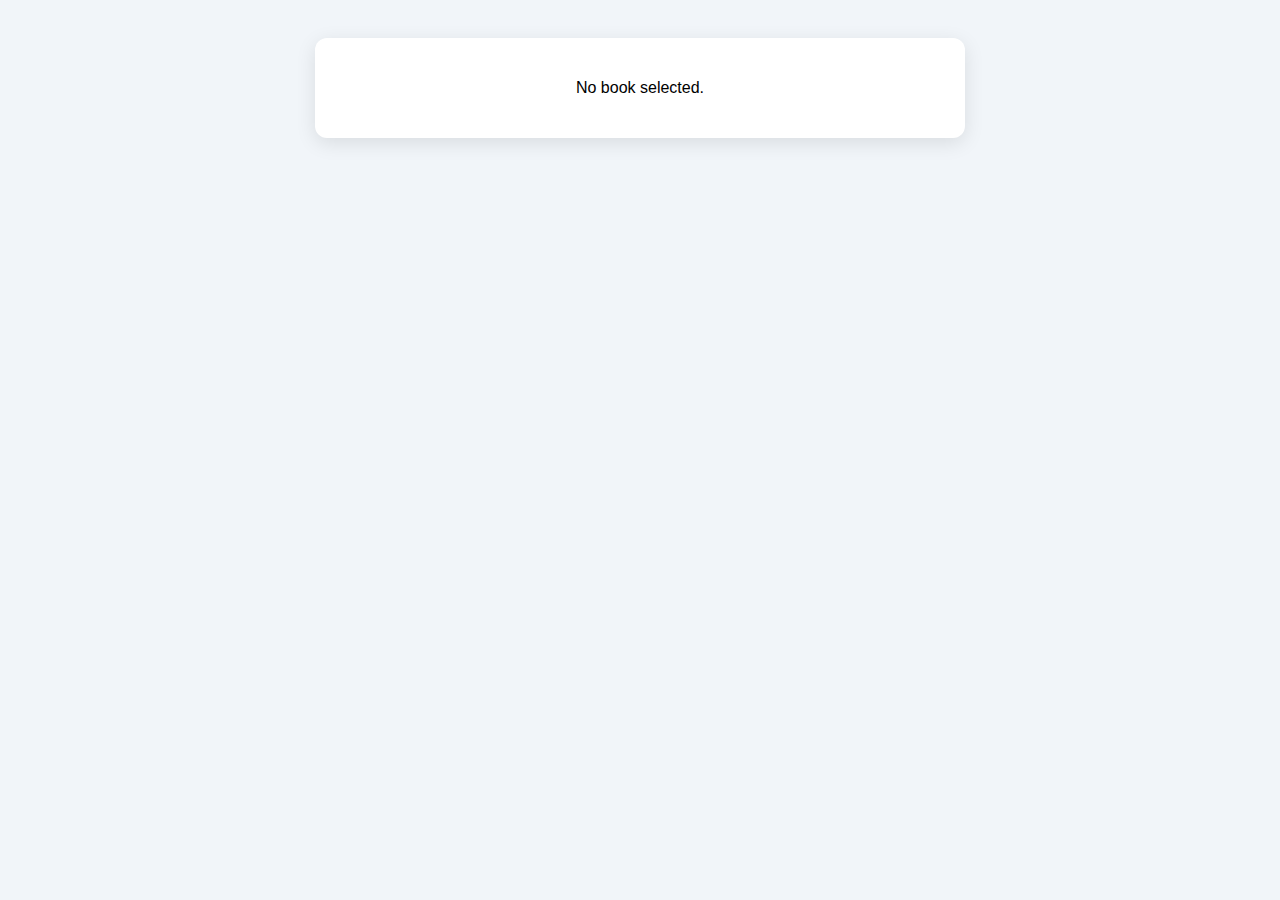
<file: buy.html>
<!DOCTYPE html>
<html lang="en">
<head>
  <meta charset="UTF-8" />
  <title>Order Summary</title>
  <style>
    body {
      font-family: Arial, sans-serif;
      background: #f1f5f9;
      padding: 30px;
    }

    .summary-box {
      background: white;
      padding: 25px;
      max-width: 600px;
      margin: auto;
      border-radius: 12px;
      box-shadow: 0 5px 20px rgba(0,0,0,0.1);
      text-align: center;
    }

    img {
      width: 160px;
      height: 230px;
      object-fit: cover;
      border-radius: 10px;
    }

    .details {
      margin-top: 20px;
    }

    .details h2 {
      margin-bottom: 8px;
    }

    .summary {
      margin-top: 20px;
      font-size: 1.1rem;
    }

    .summary p {
      margin: 5px 0;
    }

    .thanks {
      margin-top: 30px;
      font-size: 1.2rem;
      color: green;
      font-weight: bold;
    }
  </style>
</head>
<body>
  <div class="summary-box" id="summaryBox">
    <h1>Order Summary</h1>
    <img id="bookImg" src="" alt="Book Cover" />
    <div class="details">
      <h2 id="bookTitle">Book Title</h2>
      <p id="bookAuthor">Author Name</p>
    </div>

    <div class="summary">
      <p>Unit Price: $<span id="unitPrice">0.00</span></p>
      <p>Quantity: <span id="qty">1</span></p>
      <p>Total: $<span id="totalPrice">0.00</span></p>
    </div>

    <div class="thanks">Thank you for your purchase! 📚</div>

 <div> <br>  <a href="index.html" class="btn">Go back To book store</a></div>
  </div>


  <script>
    function loadOrder() {
      const bookData = localStorage.getItem("selectedBook");
      if (!bookData) {
        document.getElementById("summaryBox").innerHTML = "<p>No book selected.</p>";
        return;
      }

      const book = JSON.parse(bookData);
      const quantity = localStorage.getItem("bookQuantity") || 1;
      const unitPrice = parseFloat(book.price);
      const total = (unitPrice * quantity).toFixed(2);

      document.getElementById("bookImg").src = book.imgSrc;
      document.getElementById("bookTitle").textContent = book.title;
      document.getElementById("bookAuthor").textContent = book.author;
      document.getElementById("unitPrice").textContent = unitPrice.toFixed(2);
      document.getElementById("qty").textContent = quantity;
      document.getElementById("totalPrice").textContent = total;
    }

    loadOrder();
  </script>
</body>
</html>
</file>
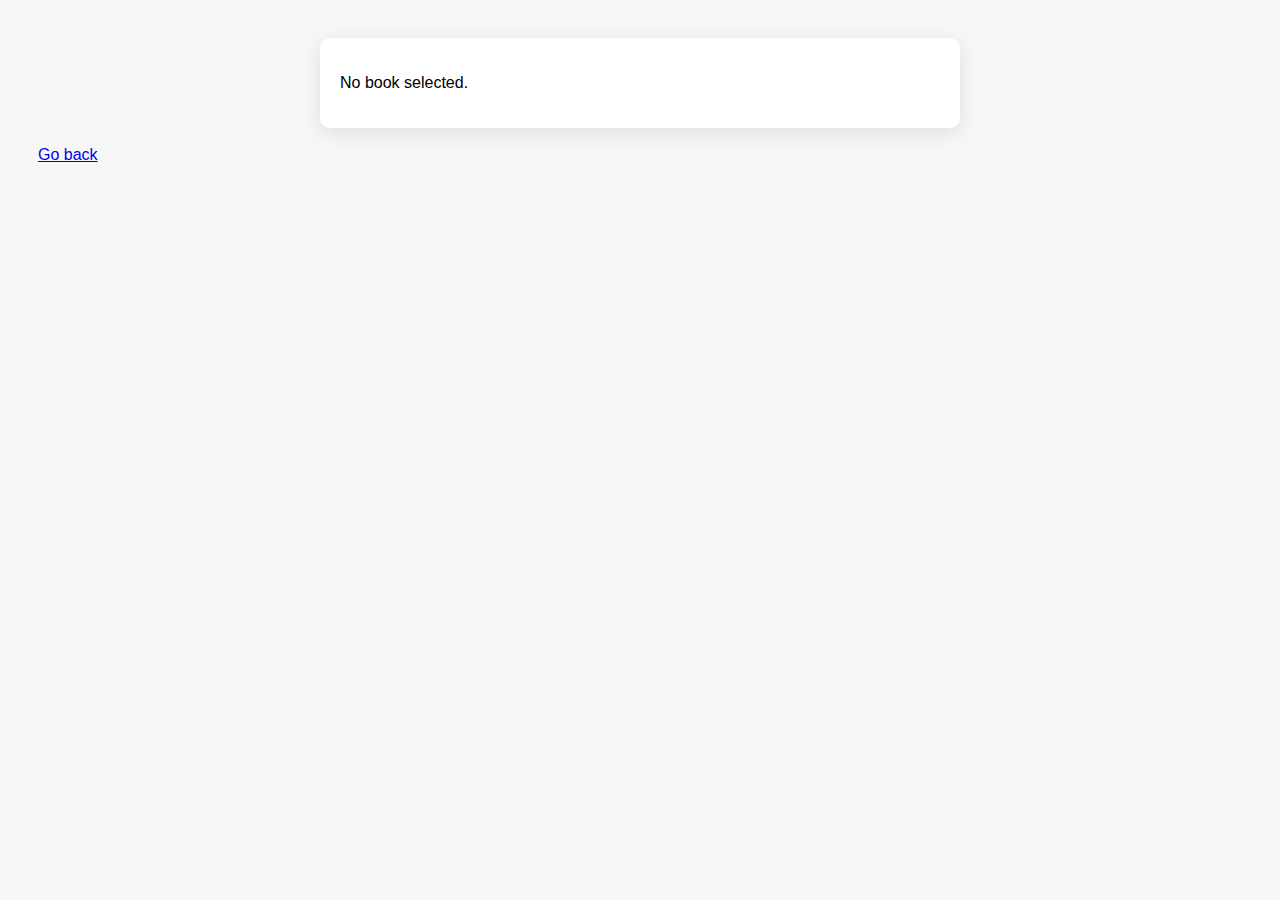
<file: cart.html>
<!DOCTYPE html>
<html lang="en">
<head>
  <meta charset="UTF-8" />
  <title>Cart</title>
  <style>
    body {
      font-family: Arial, sans-serif;
      background: #f7f7f7;
      padding: 30px;
    }

    .cart-box {
      background: white;
      padding: 20px;
      max-width: 600px;
      margin: auto;
      border-radius: 10px;
      box-shadow: 0 5px 20px rgba(0,0,0,0.1);
    }

    img {
      width: 180px;
      height: 250px;
      object-fit: cover;
      border-radius: 10px;
    }

    .info {
      display: flex;
      gap: 20px;
    }

    .details {
      flex: 1;
    }

    .qty-controls {
      margin-top: 10px;
    }

    button {
      padding: 8px 12px;
      margin: 0 5px;
      font-size: 1rem;
      border: none;
      border-radius: 6px;
      cursor: pointer;
    }

    .buy-btn {
      margin-top: 20px;
      background: green;
      color: white;
    }

    .qty-btn {
      background: #ccc;
    }

    .total {
      margin-top: 10px;
      font-weight: bold;
      font-size: 1.2rem;
    }
  </style>
</head>
<body>
  <div class="cart-box" id="cartBox">
    <h2>Your Cart</h2>
    <div class="info">
      <img id="bookImg" src="" alt="Book Image">
      <div class="details">
        <h3 id="bookTitle">Book Title</h3>
        <p id="bookAuthor">Author</p>
        <p>Price: $<span id="unitPrice">0.00</span></p>
        <div class="qty-controls">
          <button class="qty-btn" onclick="decreaseQty()">-</button>
          <span id="qty">1</span>
          <button class="qty-btn" onclick="increaseQty()">+</button>
        </div>
        <p class="total">Total: $<span id="totalPrice">0.00</span></p>
        <button class="buy-btn" onclick="goToBuy()">Proceed to Buy</button>
      </div>
    </div>
  </div>

  <script>
    let quantity = 1;
    let unitPrice = 0;

    function loadBook() {
      const bookData = localStorage.getItem("selectedBook");
      if (!bookData) {
        document.getElementById("cartBox").innerHTML = "<p>No book selected.</p>";
        return;
      }

      const book = JSON.parse(bookData);

      document.getElementById("bookTitle").textContent = book.title;
      document.getElementById("bookAuthor").textContent = book.author;
      document.getElementById("unitPrice").textContent = book.price;
      document.getElementById("bookImg").src = book.imgSrc;

      unitPrice = parseFloat(book.price);
      updateTotal();
    }

    function updateTotal() {
      document.getElementById("qty").textContent = quantity;
      document.getElementById("totalPrice").textContent = (unitPrice * quantity).toFixed(2);
    }

    function increaseQty() {
      quantity++;
      updateTotal();
    }

    function decreaseQty() {
      if (quantity > 1) {
        quantity--;
        updateTotal();
      }
    }

    function goToBuy() {
      window.location.href = "buy.html";
    }

    loadBook();
  </script>

   <div> <br>  <a href="index.html" class="btn">Go back</a></div>
  </div>
</body>
</html>
</file>
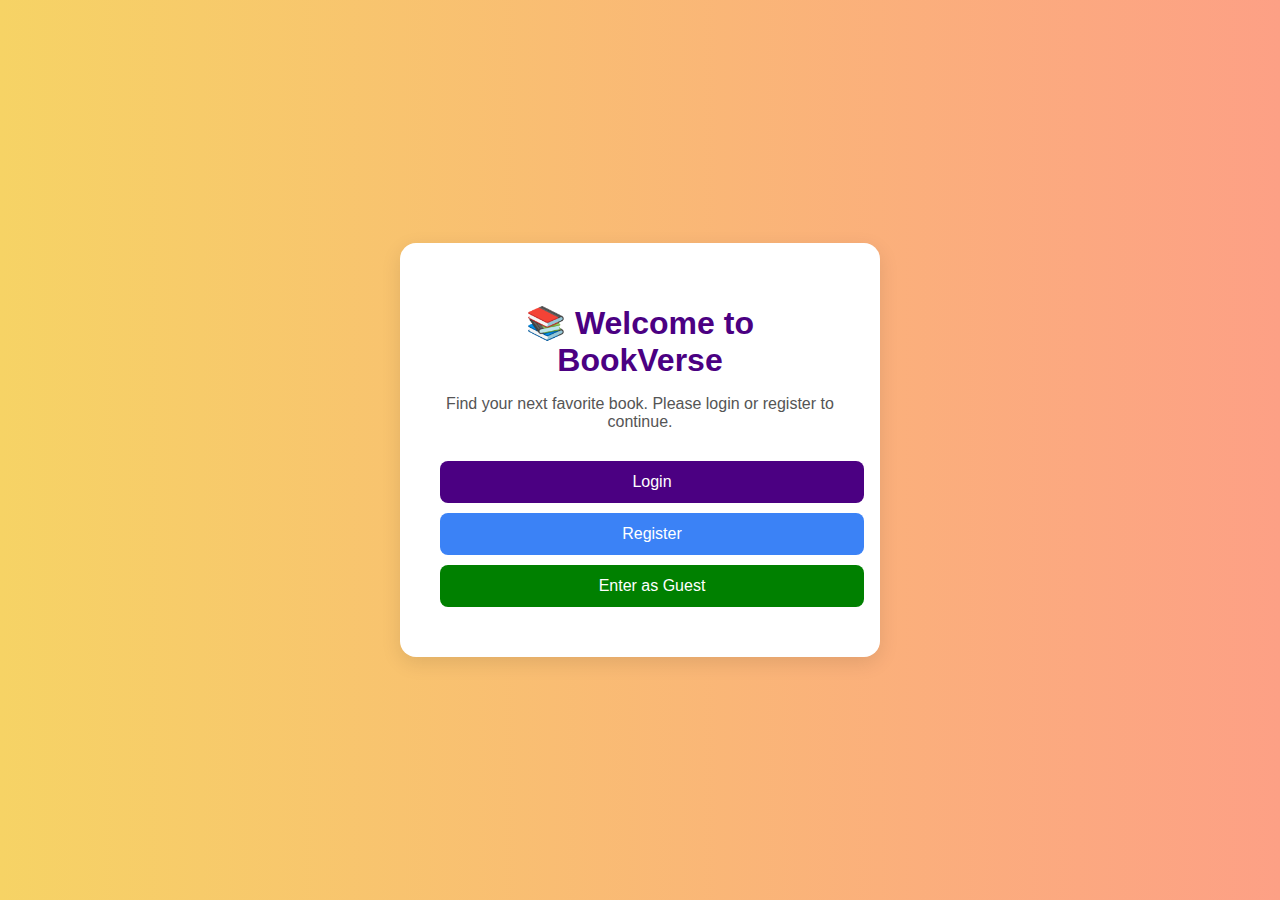
<file: home.html>
<!DOCTYPE html>
<html lang="en">
<head>
  <meta charset="UTF-8" />
  <meta name="viewport" content="width=device-width, initial-scale=1.0"/>
  <title>Online Bookstore | Home</title>
  <style>
    body {
      margin: 0;
      font-family: Arial, sans-serif;
      background: linear-gradient(to right, #f6d365, #fda085);
      display: flex;
      justify-content: center;
      align-items: center;
      height: 100vh;
      color: #333;
    }

    .container {
      background: white;
      padding: 40px;
      border-radius: 16px;
      box-shadow: 0 6px 20px rgba(0,0,0,0.1);
      text-align: center;
      width: 90%;
      max-width: 400px;
    }

    h1 {
      margin-bottom: 10px;
      color: #4b0082;
    }

    p {
      margin-bottom: 30px;
      color: #555;
    }

    .btn {
      display: block;
      width: 100%;
      margin: 10px 0;
      padding: 12px;
      font-size: 1rem;
      background-color: #4b0082;
      color: white;
      border: none;
      border-radius: 8px;
      cursor: pointer;
      transition: background 0.3s ease;
      text-decoration: none;
    }

    .btn:hover {
      background-color: #371063;
    }

    .btn.secondary {
      background-color: #3b82f6;
    }

    .btn.secondary:hover {
      background-color: #2563eb;
    }
  </style>
</head>
<body>
  <div class="container">
    <h1>📚 Welcome to BookVerse</h1>
    <p>Find your next favorite book. Please login or register to continue.</p>

    <a href="login.html" class="btn">Login</a>
    <a href="register.html" class="btn secondary">Register</a>
    <a href="index.html" class="btn" style="background-color: green;">Enter as Guest</a>
  </div>
</body>
</html>
</file>
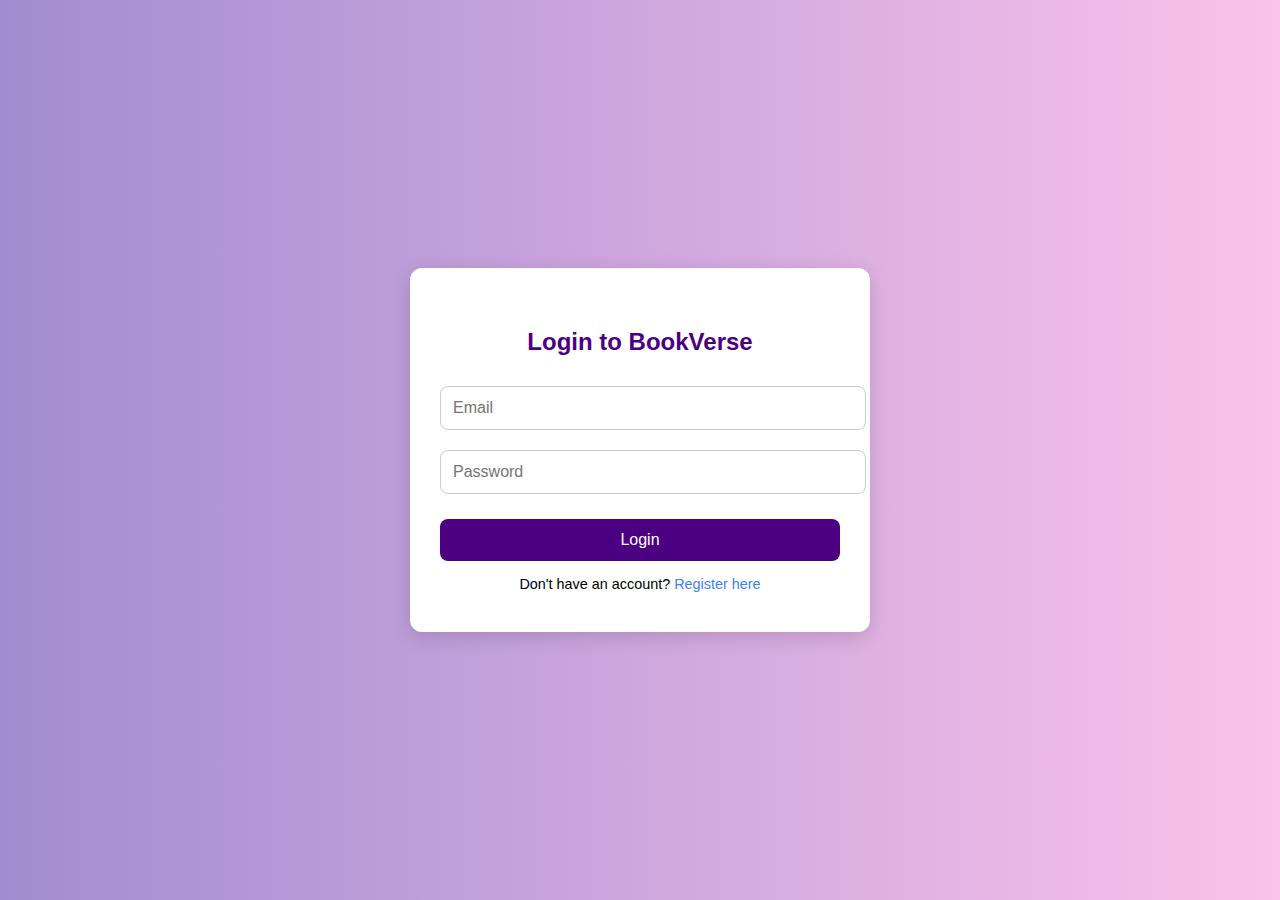
<file: login.html>
<!DOCTYPE html>
<html lang="en">
<head>
  <meta charset="UTF-8" />
  <meta name="viewport" content="width=device-width, initial-scale=1.0"/>
  <title>Login | BookVerse</title>
  <style>
    body {
      margin: 0;
      font-family: Arial, sans-serif;
      background: linear-gradient(to right, #a18cd1, #fbc2eb);
      display: flex;
      justify-content: center;
      align-items: center;
      height: 100vh;
    }

    .login-box {
      background: white;
      padding: 40px 30px;
      border-radius: 12px;
      box-shadow: 0 5px 20px rgba(0,0,0,0.15);
      width: 90%;
      max-width: 400px;
      text-align: center;
    }

    h2 {
      margin-bottom: 20px;
      color: #4b0082;
    }

    input[type="email"],
    input[type="password"] {
      width: 100%;
      padding: 12px;
      margin: 10px 0;
      border: 1px solid #ccc;
      border-radius: 8px;
      font-size: 1rem;
    }

    button {
      width: 100%;
      padding: 12px;
      background: #4b0082;
      color: white;
      font-size: 1rem;
      border: none;
      border-radius: 8px;
      cursor: pointer;
      margin-top: 15px;
      transition: background 0.3s ease;
    }

    button:hover {
      background: #371063;
    }

    .link {
      margin-top: 15px;
      display: block;
      font-size: 0.9rem;
    }

    .link a {
      color: #3b82f6;
      text-decoration: none;
    }

    .link a:hover {
      text-decoration: underline;
    }
  </style>
</head>
<body>
  <div class="login-box">
    <h2>Login to BookVerse</h2>
    <form onsubmit="handleLogin(event)">
      <input type="email" placeholder="Email" required />
      <input type="password" placeholder="Password" required />
      <button type="submit">Login</button>
    </form>
    <div class="link">
      Don't have an account? <a href="register.html">Register here</a>
    </div>
  </div>

  <script>
    function handleLogin(event) {
      event.preventDefault(); // Prevent default form submission
      // You can add validation here if needed
      window.location.href = "index.html"; // Redirect to the bookstore
    }
  </script>
</body>
</html>
</file>
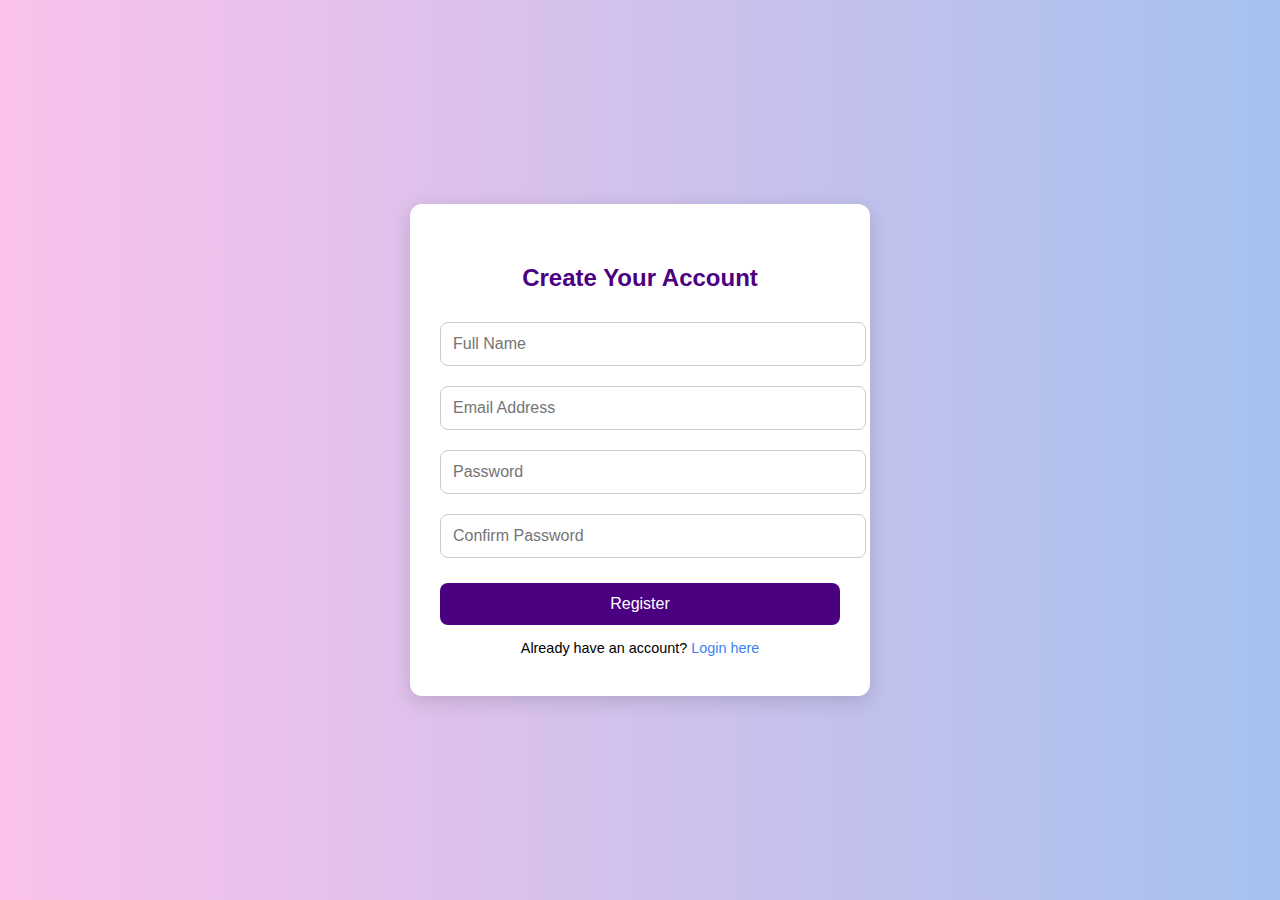
<file: register.html>
<!DOCTYPE html>
<html lang="en">
<head>
  <meta charset="UTF-8" />
  <meta name="viewport" content="width=device-width, initial-scale=1.0"/>
  <title>Register | BookVerse</title>
  <style>
    body {
      margin: 0;
      font-family: Arial, sans-serif;
      background: linear-gradient(to right, #fbc2eb, #a6c1ee);
      display: flex;
      justify-content: center;
      align-items: center;
      height: 100vh;
    }

    .register-box {
      background: white;
      padding: 40px 30px;
      border-radius: 12px;
      box-shadow: 0 5px 20px rgba(0,0,0,0.15);
      width: 90%;
      max-width: 400px;
      text-align: center;
    }

    h2 {
      margin-bottom: 20px;
      color: #4b0082;
    }

    input[type="text"],
    input[type="email"],
    input[type="password"] {
      width: 100%;
      padding: 12px;
      margin: 10px 0;
      border: 1px solid #ccc;
      border-radius: 8px;
      font-size: 1rem;
    }

    button {
      width: 100%;
      padding: 12px;
      background: #4b0082;
      color: white;
      font-size: 1rem;
      border: none;
      border-radius: 8px;
      cursor: pointer;
      margin-top: 15px;
      transition: background 0.3s ease;
    }

    button:hover {
      background: #371063;
    }

    .link {
      margin-top: 15px;
      font-size: 0.9rem;
    }

    .link a {
      color: #3b82f6;
      text-decoration: none;
    }

    .link a:hover {
      text-decoration: underline;
    }
  </style>
</head>
<body>
  <div class="register-box">
    <h2>Create Your Account</h2>
    <form onsubmit="handleRegister(event)">
      <input type="text" placeholder="Full Name" required />
      <input type="email" placeholder="Email Address" required />
      <input type="password" placeholder="Password" required />
      <input type="password" placeholder="Confirm Password" required />
      <button type="submit">Register</button>
    </form>
    <div class="link">
      Already have an account? <a href="login.html">Login here</a>
    </div>
  </div>

  <script>
    function handleRegister(event) {
      event.preventDefault(); // Stop form from refreshing
      // You can add form validation here if needed
      window.location.href = "index.html"; // Redirect to bookstore
    }
  </script>
</body>
</html>
</file>
